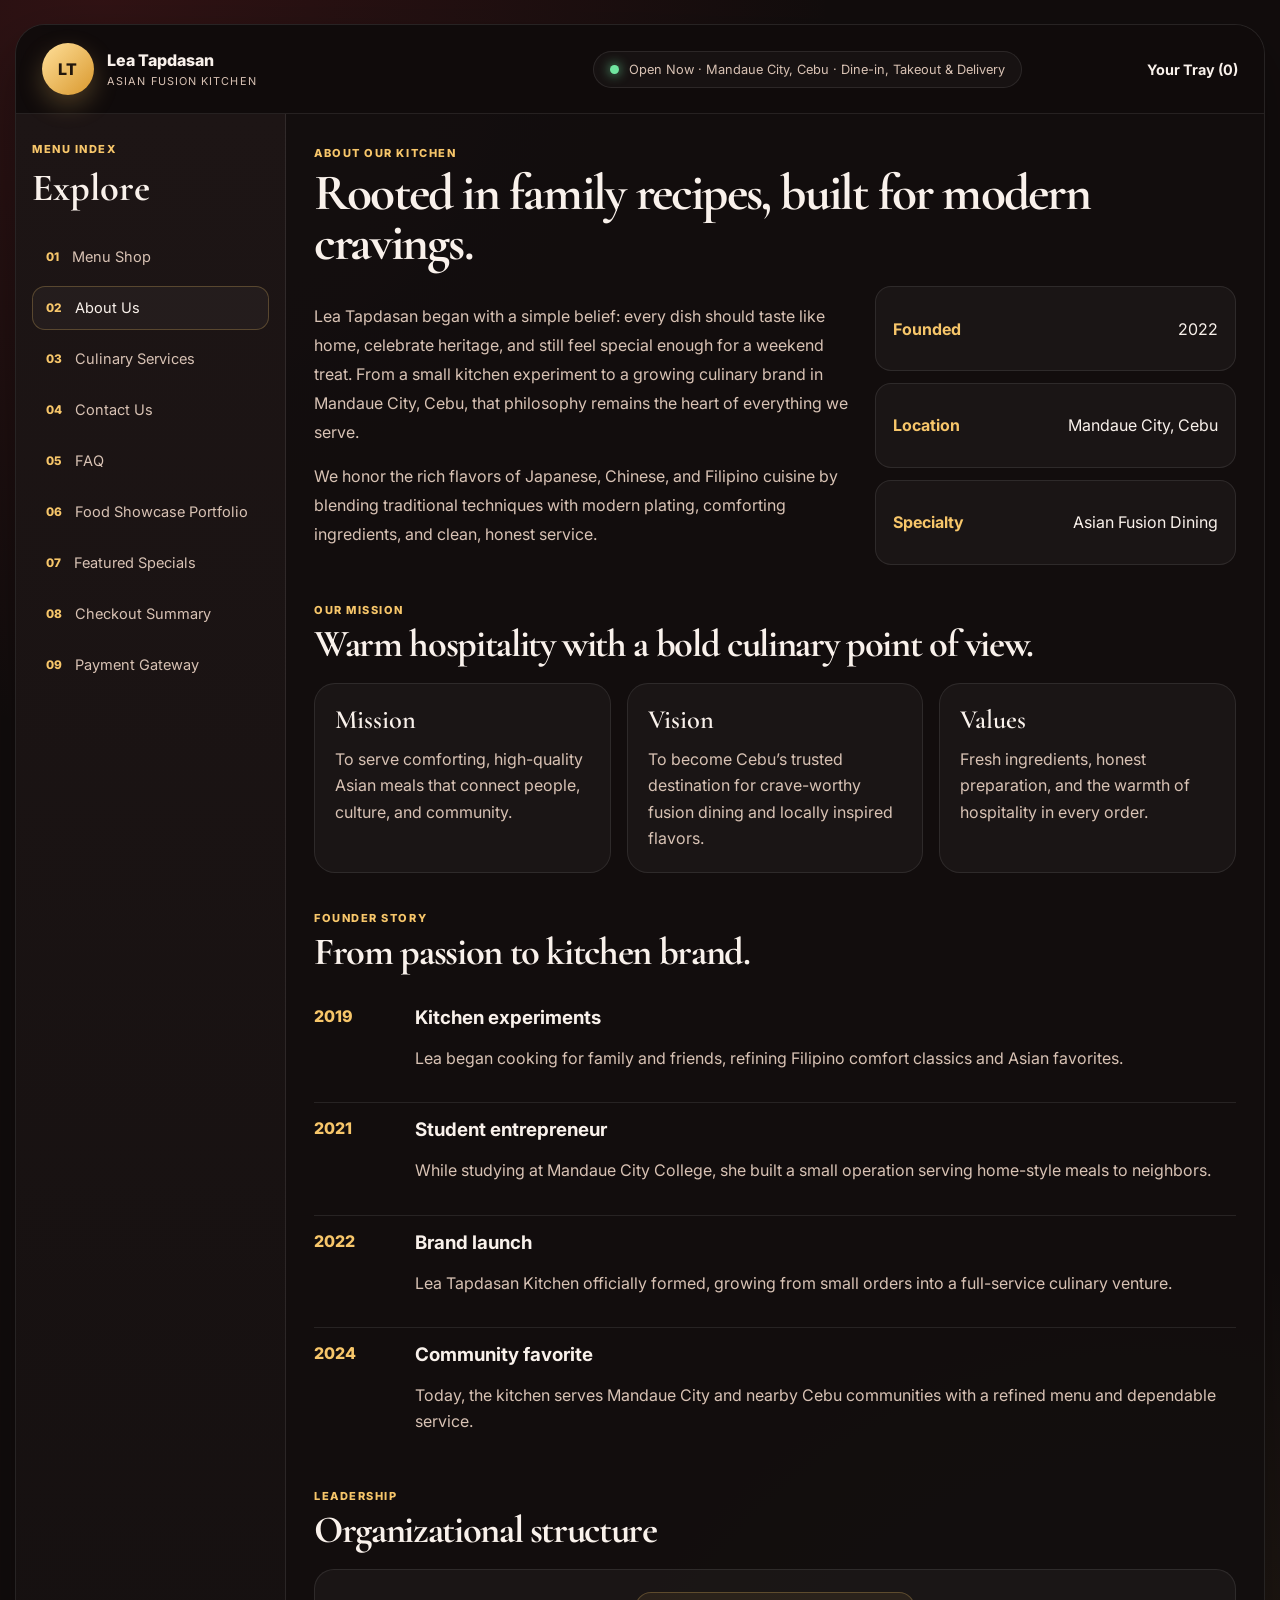
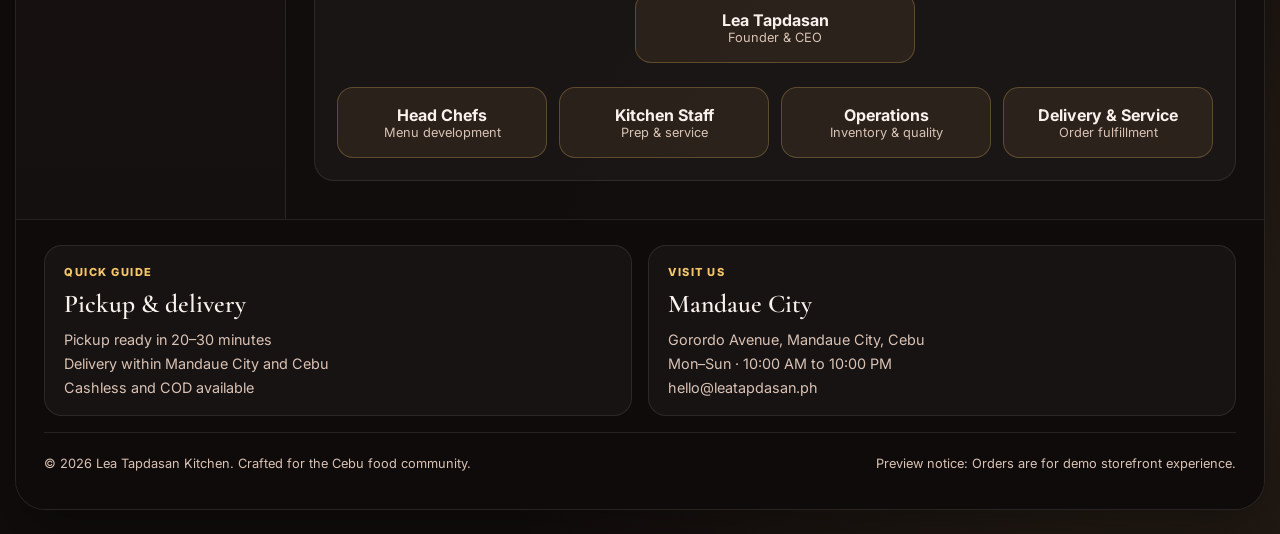
<file: about.html>
<!DOCTYPE html>
<html lang="en">
  <head>
    <meta charset="UTF-8" />
    <meta name="viewport" content="width=device-width, initial-scale=1.0" />
    <title>About Lea Tapdasan | Asian Fusion Kitchen</title>
    <meta
      name="description"
      content="Learn about Lea Tapdasan, the founder, mission, and story behind the Asian fusion kitchen in Mandaue City, Cebu."
    />
    <link rel="preconnect" href="https://fonts.googleapis.com" />
    <link rel="preconnect" href="https://fonts.gstatic.com" crossorigin />
    <link
      href="https://fonts.googleapis.com/css2?family=Cormorant+Garamond:wght@500;600;700&family=Inter:wght@400;500;600;700;800&display=swap"
      rel="stylesheet"
    />
    <link rel="stylesheet" href="styles.css" />
  </head>
  <body>
    <div class="page-shell">
      <header class="topbar">
        <div class="brand-wrap">
          <button class="menu-toggle" aria-label="Open menu" aria-expanded="false">
            <span></span><span></span><span></span>
          </button>
          <div class="brand-mark">
            <span class="brand-icon">LT</span>
          </div>
          <div class="brand-copy">
            <div class="brand-name">Lea Tapdasan</div>
            <div class="brand-tag">Asian Fusion Kitchen</div>
          </div>
        </div>

        <div class="status-ticker">
          <span class="ticker-dot"></span>
          Open Now · Mandaue City, Cebu · Dine-in, Takeout &amp; Delivery
        </div>

        <a href="checkout.html" class="tray-link" aria-label="Your tray">
          Your Tray (<span data-cart-count>0</span>)
        </a>
      </header>

      <div class="main-layout">
        <aside class="side-menu" id="sideMenu">
          <div class="side-menu-header">
            <div>
              <p class="eyebrow">Menu Index</p>
              <h2>Explore</h2>
            </div>
          </div>
          <nav class="side-nav" aria-label="Main navigation">
            <a href="index.html" class="nav-item"><span>01</span> Menu Shop</a>
            <a href="about.html" class="nav-item active"><span>02</span> About Us</a>
            <a href="services.html" class="nav-item"><span>03</span> Culinary Services</a>
            <a href="contact.html" class="nav-item"><span>04</span> Contact Us</a>
            <a href="faq.html" class="nav-item"><span>05</span> FAQ</a>
            <a href="portfolio.html" class="nav-item"><span>06</span> Food Showcase Portfolio</a>
            <a href="index.html#featured" class="nav-item"><span>07</span> Featured Specials</a>
            <a href="checkout.html" class="nav-item"><span>08</span> Checkout Summary</a>
            <a href="payment.html" class="nav-item"><span>09</span> Payment Gateway</a>
          </nav>
        </aside>

        <main class="content-panel page-content">
          <section class="page-hero simple-hero">
            <p class="eyebrow accent">About our kitchen</p>
            <h1>Rooted in family recipes, built for modern cravings.</h1>
          </section>

          <section class="story-grid split-hero">
            <div class="story-copy">
              <p>
                Lea Tapdasan began with a simple belief: every dish should taste like home, celebrate heritage,
                and still feel special enough for a weekend treat. From a small kitchen experiment to a growing
                culinary brand in Mandaue City, Cebu, that philosophy remains the heart of everything we serve.
              </p>
              <p>
                We honor the rich flavors of Japanese, Chinese, and Filipino cuisine by blending traditional
                techniques with modern plating, comforting ingredients, and clean, honest service.
              </p>
            </div>
            <div class="story-panel">
              <div class="mini-stat-block">
                <strong>Founded</strong>
                <span>2022</span>
              </div>
              <div class="mini-stat-block">
                <strong>Location</strong>
                <span>Mandaue City, Cebu</span>
              </div>
              <div class="mini-stat-block">
                <strong>Specialty</strong>
                <span>Asian Fusion Dining</span>
              </div>
            </div>
          </section>

          <section class="info-section">
            <div class="section-heading">
              <div>
                <p class="eyebrow accent">Our mission</p>
                <h2>Warm hospitality with a bold culinary point of view.</h2>
              </div>
            </div>
            <div class="three-columns">
              <article class="info-card">
                <h3>Mission</h3>
                <p>To serve comforting, high-quality Asian meals that connect people, culture, and community.</p>
              </article>
              <article class="info-card">
                <h3>Vision</h3>
                <p>To become Cebu’s trusted destination for crave-worthy fusion dining and locally inspired flavors.</p>
              </article>
              <article class="info-card">
                <h3>Values</h3>
                <p>Fresh ingredients, honest preparation, and the warmth of hospitality in every order.</p>
              </article>
            </div>
          </section>

          <section class="info-section timeline-section">
            <div class="section-heading">
              <div>
                <p class="eyebrow accent">Founder story</p>
                <h2>From passion to kitchen brand.</h2>
              </div>
            </div>
            <div class="timeline">
              <div class="timeline-item">
                <span class="year">2019</span>
                <div>
                  <h3>Kitchen experiments</h3>
                  <p>Lea began cooking for family and friends, refining Filipino comfort classics and Asian favorites.</p>
                </div>
              </div>
              <div class="timeline-item">
                <span class="year">2021</span>
                <div>
                  <h3>Student entrepreneur</h3>
                  <p>While studying at Mandaue City College, she built a small operation serving home-style meals to neighbors.</p>
                </div>
              </div>
              <div class="timeline-item">
                <span class="year">2022</span>
                <div>
                  <h3>Brand launch</h3>
                  <p>Lea Tapdasan Kitchen officially formed, growing from small orders into a full-service culinary venture.</p>
                </div>
              </div>
              <div class="timeline-item">
                <span class="year">2024</span>
                <div>
                  <h3>Community favorite</h3>
                  <p>Today, the kitchen serves Mandaue City and nearby Cebu communities with a refined menu and dependable service.</p>
                </div>
              </div>
            </div>
          </section>

          <section class="info-section org-section">
            <div class="section-heading">
              <div>
                <p class="eyebrow accent">Leadership</p>
                <h2>Organizational structure</h2>
              </div>
            </div>

            <div class="org-chart">
              <div class="org-node top-node">
                <strong>Lea Tapdasan</strong>
                <span>Founder &amp; CEO</span>
              </div>
              <div class="org-branches">
                <div class="org-node">
                  <strong>Head Chefs</strong>
                  <span>Menu development</span>
                </div>
                <div class="org-node">
                  <strong>Kitchen Staff</strong>
                  <span>Prep &amp; service</span>
                </div>
                <div class="org-node">
                  <strong>Operations</strong>
                  <span>Inventory &amp; quality</span>
                </div>
                <div class="org-node">
                  <strong>Delivery &amp; Service</strong>
                  <span>Order fulfillment</span>
                </div>
              </div>
            </div>
          </section>
        </main>
      </div>

      <footer class="site-footer">
        <aside class="footer-panel">
          <div>
            <p class="eyebrow accent">Quick guide</p>
            <h3>Pickup &amp; delivery</h3>
          </div>
          <ul>
            <li>Pickup ready in 20–30 minutes</li>
            <li>Delivery within Mandaue City and Cebu</li>
            <li>Cashless and COD available</li>
          </ul>
        </aside>

        <aside class="footer-panel">
          <div>
            <p class="eyebrow accent">Visit us</p>
            <h3>Mandaue City</h3>
          </div>
          <ul>
            <li>Gorordo Avenue, Mandaue City, Cebu</li>
            <li>Mon–Sun · 10:00 AM to 10:00 PM</li>
            <li>hello@leatapdasan.ph</li>
          </ul>
        </aside>

        <div class="footer-bottom">
          <p>© 2026 Lea Tapdasan Kitchen. Crafted for the Cebu food community.</p>
          <p>Preview notice: Orders are for demo storefront experience.</p>
        </div>
      </footer>
    </div>

    <script src="script.js"></script>
  </body>
</html>
</file>
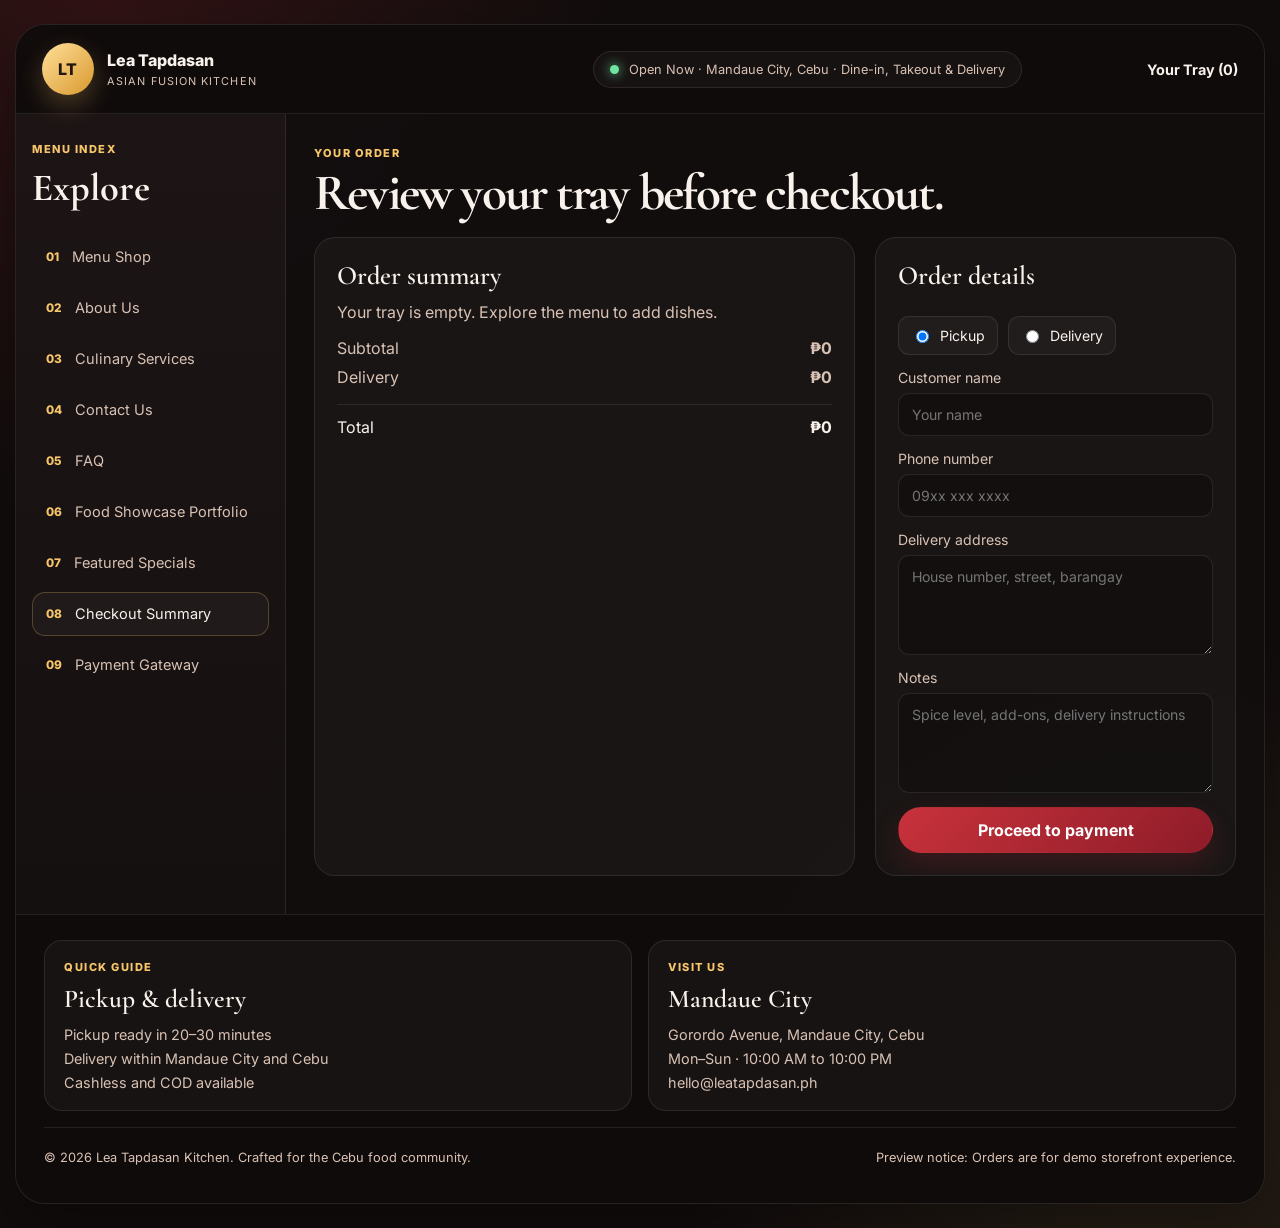
<file: checkout.html>
<!DOCTYPE html>
<html lang="en">
  <head>
    <meta charset="UTF-8" />
    <meta name="viewport" content="width=device-width, initial-scale=1.0" />
    <title>Checkout Summary | Lea Tapdasan</title>
    <meta
      name="description"
      content="Review your tray, choose pickup or delivery, and complete your order for Lea Tapdasan Kitchen."
    />
    <link rel="preconnect" href="https://fonts.googleapis.com" />
    <link rel="preconnect" href="https://fonts.gstatic.com" crossorigin />
    <link
      href="https://fonts.googleapis.com/css2?family=Cormorant+Garamond:wght@500;600;700&family=Inter:wght@400;500;600;700;800&display=swap"
      rel="stylesheet"
    />
    <link rel="stylesheet" href="styles.css" />
  </head>
  <body>
    <div class="page-shell">
      <header class="topbar">
        <div class="brand-wrap">
          <button class="menu-toggle" aria-label="Open menu" aria-expanded="false">
            <span></span><span></span><span></span>
          </button>
          <div class="brand-mark">
            <span class="brand-icon">LT</span>
          </div>
          <div class="brand-copy">
            <div class="brand-name">Lea Tapdasan</div>
            <div class="brand-tag">Asian Fusion Kitchen</div>
          </div>
        </div>

        <div class="status-ticker">
          <span class="ticker-dot"></span>
          Open Now · Mandaue City, Cebu · Dine-in, Takeout &amp; Delivery
        </div>

        <a href="checkout.html" class="tray-link" aria-label="Your tray">
          Your Tray (<span data-cart-count>0</span>)
        </a>
      </header>

      <div class="main-layout">
        <aside class="side-menu" id="sideMenu">
          <div class="side-menu-header">
            <div>
              <p class="eyebrow">Menu Index</p>
              <h2>Explore</h2>
            </div>
          </div>
          <nav class="side-nav" aria-label="Main navigation">
            <a href="index.html" class="nav-item"><span>01</span> Menu Shop</a>
            <a href="about.html" class="nav-item"><span>02</span> About Us</a>
            <a href="services.html" class="nav-item"><span>03</span> Culinary Services</a>
            <a href="contact.html" class="nav-item"><span>04</span> Contact Us</a>
            <a href="faq.html" class="nav-item"><span>05</span> FAQ</a>
            <a href="portfolio.html" class="nav-item"><span>06</span> Food Showcase Portfolio</a>
            <a href="index.html#featured" class="nav-item"><span>07</span> Featured Specials</a>
            <a href="checkout.html" class="nav-item active"><span>08</span> Checkout Summary</a>
            <a href="payment.html" class="nav-item"><span>09</span> Payment Gateway</a>
          </nav>
        </aside>

        <main class="content-panel page-content checkout-page">
          <section class="page-hero simple-hero">
            <p class="eyebrow accent">Your order</p>
            <h1>Review your tray before checkout.</h1>
          </section>

          <section class="checkout-layout">
            <div class="checkout-summary card-panel">
              <h3>Order summary</h3>
              <div id="checkoutItems" class="checkout-items"></div>
              <div class="totals">
                <div><span>Subtotal</span> <strong id="subtotalAmount">₱0</strong></div>
                <div><span>Delivery</span> <strong id="deliveryAmount">₱0</strong></div>
                <div class="grand-total"><span>Total</span> <strong id="grandTotal">₱0</strong></div>
              </div>
            </div>

            <form class="checkout-form card-panel">
              <h3>Order details</h3>
              <div class="option-group">
                <label><input type="radio" name="orderType" value="Pickup" checked /> Pickup</label>
                <label><input type="radio" name="orderType" value="Delivery" /> Delivery</label>
              </div>

              <label>
                Customer name
                <input type="text" placeholder="Your name" />
              </label>
              <label>
                Phone number
                <input type="tel" placeholder="09xx xxx xxxx" />
              </label>
              <label>
                Delivery address
                <textarea rows="3" placeholder="House number, street, barangay"></textarea>
              </label>
              <label>
                Notes
                <textarea rows="3" placeholder="Spice level, add-ons, delivery instructions"></textarea>
              </label>
              <a href="payment.html" class="primary-btn checkout-submit">Proceed to payment</a>
            </form>
          </section>
        </main>
      </div>

      <footer class="site-footer">
        <aside class="footer-panel">
          <div>
            <p class="eyebrow accent">Quick guide</p>
            <h3>Pickup &amp; delivery</h3>
          </div>
          <ul>
            <li>Pickup ready in 20–30 minutes</li>
            <li>Delivery within Mandaue City and Cebu</li>
            <li>Cashless and COD available</li>
          </ul>
        </aside>

        <aside class="footer-panel">
          <div>
            <p class="eyebrow accent">Visit us</p>
            <h3>Mandaue City</h3>
          </div>
          <ul>
            <li>Gorordo Avenue, Mandaue City, Cebu</li>
            <li>Mon–Sun · 10:00 AM to 10:00 PM</li>
            <li>hello@leatapdasan.ph</li>
          </ul>
        </aside>

        <div class="footer-bottom">
          <p>© 2026 Lea Tapdasan Kitchen. Crafted for the Cebu food community.</p>
          <p>Preview notice: Orders are for demo storefront experience.</p>
        </div>
      </footer>
    </div>

    <script src="script.js"></script>
  </body>
</html>
</file>
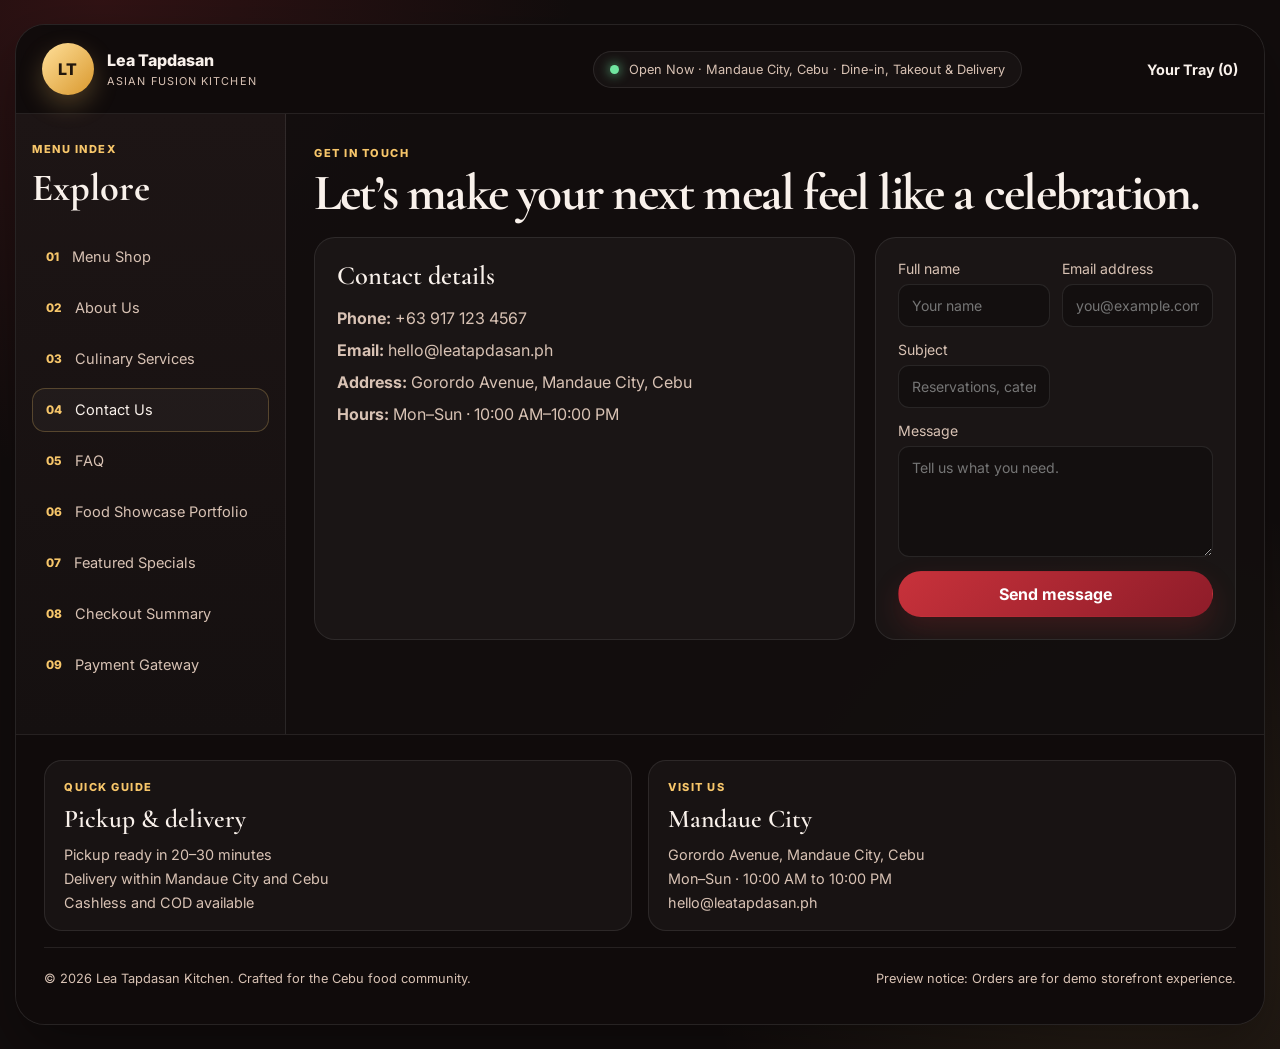
<file: contact.html>
<!DOCTYPE html>
<html lang="en">
  <head>
    <meta charset="UTF-8" />
    <meta name="viewport" content="width=device-width, initial-scale=1.0" />
    <title>Contact Us | Lea Tapdasan</title>
    <meta
      name="description"
      content="Contact Lea Tapdasan Kitchen in Mandaue City, Cebu for reservations, catering enquiries, and food orders."
    />
    <link rel="preconnect" href="https://fonts.googleapis.com" />
    <link rel="preconnect" href="https://fonts.gstatic.com" crossorigin />
    <link
      href="https://fonts.googleapis.com/css2?family=Cormorant+Garamond:wght@500;600;700&family=Inter:wght@400;500;600;700;800&display=swap"
      rel="stylesheet"
    />
    <link rel="stylesheet" href="styles.css" />
  </head>
  <body>
    <div class="page-shell">
      <header class="topbar">
        <div class="brand-wrap">
          <button class="menu-toggle" aria-label="Open menu" aria-expanded="false">
            <span></span><span></span><span></span>
          </button>
          <div class="brand-mark">
            <span class="brand-icon">LT</span>
          </div>
          <div class="brand-copy">
            <div class="brand-name">Lea Tapdasan</div>
            <div class="brand-tag">Asian Fusion Kitchen</div>
          </div>
        </div>

        <div class="status-ticker">
          <span class="ticker-dot"></span>
          Open Now · Mandaue City, Cebu · Dine-in, Takeout &amp; Delivery
        </div>

        <a href="checkout.html" class="tray-link" aria-label="Your tray">
          Your Tray (<span data-cart-count>0</span>)
        </a>
      </header>

      <div class="main-layout">
        <aside class="side-menu" id="sideMenu">
          <div class="side-menu-header">
            <div>
              <p class="eyebrow">Menu Index</p>
              <h2>Explore</h2>
            </div>
          </div>
          <nav class="side-nav" aria-label="Main navigation">
            <a href="index.html" class="nav-item"><span>01</span> Menu Shop</a>
            <a href="about.html" class="nav-item"><span>02</span> About Us</a>
            <a href="services.html" class="nav-item"><span>03</span> Culinary Services</a>
            <a href="contact.html" class="nav-item active"><span>04</span> Contact Us</a>
            <a href="faq.html" class="nav-item"><span>05</span> FAQ</a>
            <a href="portfolio.html" class="nav-item"><span>06</span> Food Showcase Portfolio</a>
            <a href="index.html#featured" class="nav-item"><span>07</span> Featured Specials</a>
            <a href="checkout.html" class="nav-item"><span>08</span> Checkout Summary</a>
            <a href="payment.html" class="nav-item"><span>09</span> Payment Gateway</a>
          </nav>
        </aside>

        <main class="content-panel page-content">
          <section class="page-hero simple-hero">
            <p class="eyebrow accent">Get in touch</p>
            <h1>Let’s make your next meal feel like a celebration.</h1>
          </section>

          <section class="contact-layout">
            <div class="contact-card">
              <h3>Contact details</h3>
              <ul class="contact-list">
                <li><strong>Phone:</strong> +63 917 123 4567</li>
                <li><strong>Email:</strong> hello@leatapdasan.ph</li>
                <li><strong>Address:</strong> Gorordo Avenue, Mandaue City, Cebu</li>
                <li><strong>Hours:</strong> Mon–Sun · 10:00 AM–10:00 PM</li>
              </ul>
            </div>

            <form class="contact-form">
              <div class="form-row">
                <label>
                  Full name
                  <input type="text" placeholder="Your name" />
                </label>
                <label>
                  Email address
                  <input type="email" placeholder="you@example.com" />
                </label>
              </div>
              <div class="form-row">
                <label>
                  Subject
                  <input type="text" placeholder="Reservations, catering, delivery..." />
                </label>
              </div>
              <label>
                Message
                <textarea rows="5" placeholder="Tell us what you need."></textarea>
              </label>
              <button type="submit" class="primary-btn">Send message</button>
            </form>
          </section>
        </main>
      </div>

      <footer class="site-footer">
        <aside class="footer-panel">
          <div>
            <p class="eyebrow accent">Quick guide</p>
            <h3>Pickup &amp; delivery</h3>
          </div>
          <ul>
            <li>Pickup ready in 20–30 minutes</li>
            <li>Delivery within Mandaue City and Cebu</li>
            <li>Cashless and COD available</li>
          </ul>
        </aside>

        <aside class="footer-panel">
          <div>
            <p class="eyebrow accent">Visit us</p>
            <h3>Mandaue City</h3>
          </div>
          <ul>
            <li>Gorordo Avenue, Mandaue City, Cebu</li>
            <li>Mon–Sun · 10:00 AM to 10:00 PM</li>
            <li>hello@leatapdasan.ph</li>
          </ul>
        </aside>

        <div class="footer-bottom">
          <p>© 2026 Lea Tapdasan Kitchen. Crafted for the Cebu food community.</p>
          <p>Preview notice: Orders are for demo storefront experience.</p>
        </div>
      </footer>
    </div>

    <script src="script.js"></script>
  </body>
</html>
</file>
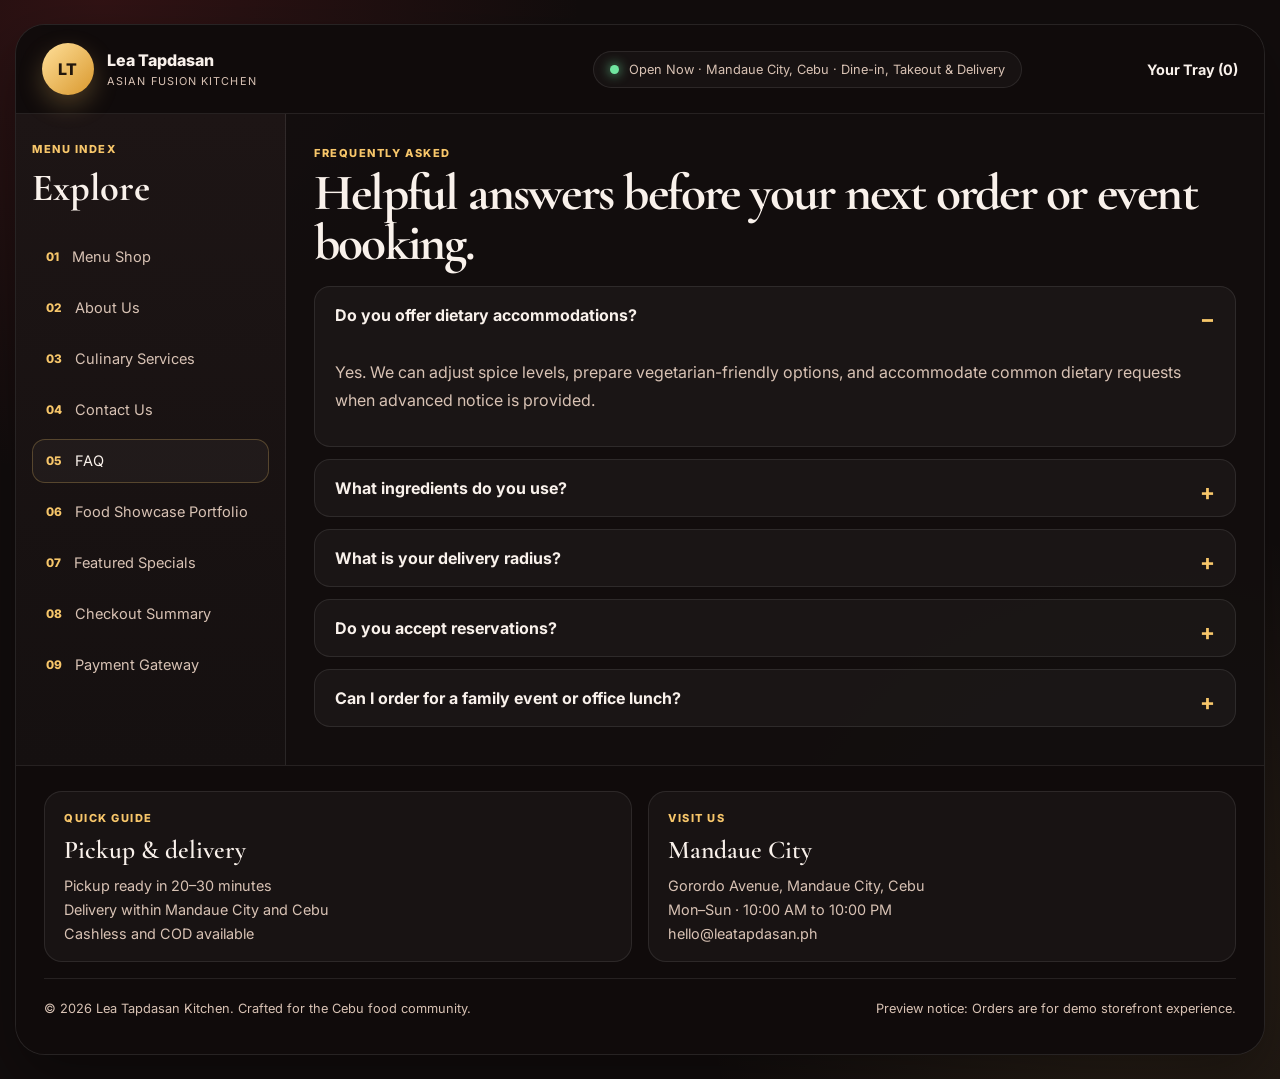
<file: faq.html>
<!DOCTYPE html>
<html lang="en">
  <head>
    <meta charset="UTF-8" />
    <meta name="viewport" content="width=device-width, initial-scale=1.0" />
    <title>FAQ | Lea Tapdasan</title>
    <meta
      name="description"
      content="Frequently asked questions about ingredients, dietary requests, delivery areas, and reservation policies at Lea Tapdasan Kitchen."
    />
    <link rel="preconnect" href="https://fonts.googleapis.com" />
    <link rel="preconnect" href="https://fonts.gstatic.com" crossorigin />
    <link
      href="https://fonts.googleapis.com/css2?family=Cormorant+Garamond:wght@500;600;700&family=Inter:wght@400;500;600;700;800&display=swap"
      rel="stylesheet"
    />
    <link rel="stylesheet" href="styles.css" />
  </head>
  <body>
    <div class="page-shell">
      <header class="topbar">
        <div class="brand-wrap">
          <button class="menu-toggle" aria-label="Open menu" aria-expanded="false">
            <span></span><span></span><span></span>
          </button>
          <div class="brand-mark">
            <span class="brand-icon">LT</span>
          </div>
          <div class="brand-copy">
            <div class="brand-name">Lea Tapdasan</div>
            <div class="brand-tag">Asian Fusion Kitchen</div>
          </div>
        </div>

        <div class="status-ticker">
          <span class="ticker-dot"></span>
          Open Now · Mandaue City, Cebu · Dine-in, Takeout &amp; Delivery
        </div>

        <a href="checkout.html" class="tray-link" aria-label="Your tray">
          Your Tray (<span data-cart-count>0</span>)
        </a>
      </header>

      <div class="main-layout">
        <aside class="side-menu" id="sideMenu">
          <div class="side-menu-header">
            <div>
              <p class="eyebrow">Menu Index</p>
              <h2>Explore</h2>
            </div>
          </div>
          <nav class="side-nav" aria-label="Main navigation">
            <a href="index.html" class="nav-item"><span>01</span> Menu Shop</a>
            <a href="about.html" class="nav-item"><span>02</span> About Us</a>
            <a href="services.html" class="nav-item"><span>03</span> Culinary Services</a>
            <a href="contact.html" class="nav-item"><span>04</span> Contact Us</a>
            <a href="faq.html" class="nav-item active"><span>05</span> FAQ</a>
            <a href="portfolio.html" class="nav-item"><span>06</span> Food Showcase Portfolio</a>
            <a href="index.html#featured" class="nav-item"><span>07</span> Featured Specials</a>
            <a href="checkout.html" class="nav-item"><span>08</span> Checkout Summary</a>
            <a href="payment.html" class="nav-item"><span>09</span> Payment Gateway</a>
          </nav>
        </aside>

        <main class="content-panel page-content">
          <section class="page-hero simple-hero">
            <p class="eyebrow accent">Frequently asked</p>
            <h1>Helpful answers before your next order or event booking.</h1>
          </section>

          <section class="faq-list">
            <div class="faq-item active">
              <button type="button" class="faq-question">
                Do you offer dietary accommodations?
              </button>
              <div class="faq-answer">
                <p>Yes. We can adjust spice levels, prepare vegetarian-friendly options, and accommodate common dietary requests when advanced notice is provided.</p>
              </div>
            </div>

            <div class="faq-item">
              <button type="button" class="faq-question">
                What ingredients do you use?
              </button>
              <div class="faq-answer">
                <p>We prioritize fresh produce, quality proteins, and house-made sauces. We label dishes with allergen information where relevant and encourage guests to ask before ordering.</p>
              </div>
            </div>

            <div class="faq-item">
              <button type="button" class="faq-question">
                What is your delivery radius?
              </button>
              <div class="faq-answer">
                <p>We currently deliver primarily around Mandaue City and nearby Cebu areas. Delivery availability depends on time, traffic, and order volume.</p>
              </div>
            </div>

            <div class="faq-item">
              <button type="button" class="faq-question">
                Do you accept reservations?
              </button>
              <div class="faq-answer">
                <p>Reservations are welcome for dine-in and private dining experiences. Please contact us at least 24 hours ahead for group bookings and event tables.</p>
              </div>
            </div>

            <div class="faq-item">
              <button type="button" class="faq-question">
                Can I order for a family event or office lunch?
              </button>
              <div class="faq-answer">
                <p>Absolutely. We offer catering and party tray packages for meetings, birthdays, and intimate gatherings. Our team can help build a curated menu.</p>
              </div>
            </div>
          </section>
        </main>
      </div>

      <footer class="site-footer">
        <aside class="footer-panel">
          <div>
            <p class="eyebrow accent">Quick guide</p>
            <h3>Pickup &amp; delivery</h3>
          </div>
          <ul>
            <li>Pickup ready in 20–30 minutes</li>
            <li>Delivery within Mandaue City and Cebu</li>
            <li>Cashless and COD available</li>
          </ul>
        </aside>

        <aside class="footer-panel">
          <div>
            <p class="eyebrow accent">Visit us</p>
            <h3>Mandaue City</h3>
          </div>
          <ul>
            <li>Gorordo Avenue, Mandaue City, Cebu</li>
            <li>Mon–Sun · 10:00 AM to 10:00 PM</li>
            <li>hello@leatapdasan.ph</li>
          </ul>
        </aside>

        <div class="footer-bottom">
          <p>© 2026 Lea Tapdasan Kitchen. Crafted for the Cebu food community.</p>
          <p>Preview notice: Orders are for demo storefront experience.</p>
        </div>
      </footer>
    </div>

    <script src="script.js"></script>
  </body>
</html>
</file>
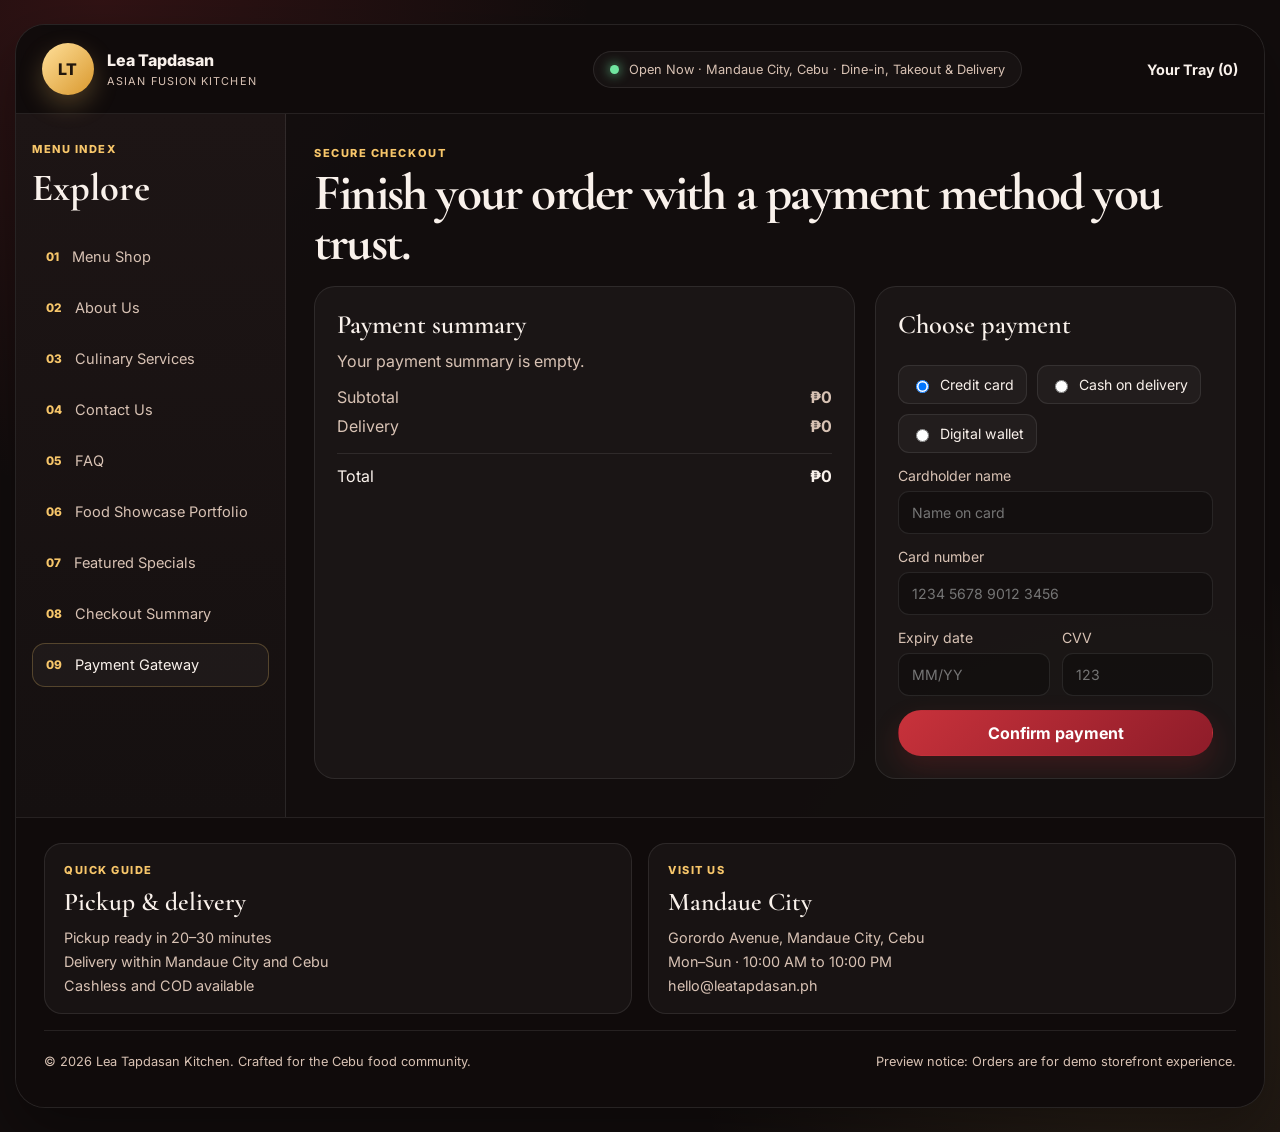
<file: payment.html>
<!DOCTYPE html>
<html lang="en">
  <head>
    <meta charset="UTF-8" />
    <meta name="viewport" content="width=device-width, initial-scale=1.0" />
    <title>Secure Payment | Lea Tapdasan</title>
    <meta
      name="description"
      content="Complete your order with secure payment options including card, cash on delivery, and digital wallets."
    />
    <link rel="preconnect" href="https://fonts.googleapis.com" />
    <link rel="preconnect" href="https://fonts.gstatic.com" crossorigin />
    <link
      href="https://fonts.googleapis.com/css2?family=Cormorant+Garamond:wght@500;600;700&family=Inter:wght@400;500;600;700;800&display=swap"
      rel="stylesheet"
    />
    <link rel="stylesheet" href="styles.css" />
  </head>
  <body>
    <div class="page-shell">
      <header class="topbar">
        <div class="brand-wrap">
          <button class="menu-toggle" aria-label="Open menu" aria-expanded="false">
            <span></span><span></span><span></span>
          </button>
          <div class="brand-mark">
            <span class="brand-icon">LT</span>
          </div>
          <div class="brand-copy">
            <div class="brand-name">Lea Tapdasan</div>
            <div class="brand-tag">Asian Fusion Kitchen</div>
          </div>
        </div>

        <div class="status-ticker">
          <span class="ticker-dot"></span>
          Open Now · Mandaue City, Cebu · Dine-in, Takeout &amp; Delivery
        </div>

        <a href="checkout.html" class="tray-link" aria-label="Your tray">
          Your Tray (<span data-cart-count>0</span>)
        </a>
      </header>

      <div class="main-layout">
        <aside class="side-menu" id="sideMenu">
          <div class="side-menu-header">
            <div>
              <p class="eyebrow">Menu Index</p>
              <h2>Explore</h2>
            </div>
          </div>
          <nav class="side-nav" aria-label="Main navigation">
            <a href="index.html" class="nav-item"><span>01</span> Menu Shop</a>
            <a href="about.html" class="nav-item"><span>02</span> About Us</a>
            <a href="services.html" class="nav-item"><span>03</span> Culinary Services</a>
            <a href="contact.html" class="nav-item"><span>04</span> Contact Us</a>
            <a href="faq.html" class="nav-item"><span>05</span> FAQ</a>
            <a href="portfolio.html" class="nav-item"><span>06</span> Food Showcase Portfolio</a>
            <a href="index.html#featured" class="nav-item"><span>07</span> Featured Specials</a>
            <a href="checkout.html" class="nav-item"><span>08</span> Checkout Summary</a>
            <a href="payment.html" class="nav-item active"><span>09</span> Payment Gateway</a>
          </nav>
        </aside>

        <main class="content-panel page-content payment-page">
          <section class="page-hero simple-hero">
            <p class="eyebrow accent">Secure checkout</p>
            <h1>Finish your order with a payment method you trust.</h1>
          </section>

          <section class="checkout-layout">
            <div class="checkout-summary card-panel">
              <h3>Payment summary</h3>
              <div id="paymentItems" class="checkout-items"></div>
              <div class="totals">
                <div><span>Subtotal</span> <strong id="paymentSubtotal">₱0</strong></div>
                <div><span>Delivery</span> <strong id="paymentDelivery">₱0</strong></div>
                <div class="grand-total"><span>Total</span> <strong id="paymentTotal">₱0</strong></div>
              </div>
            </div>

            <form class="checkout-form card-panel payment-form">
              <h3>Choose payment</h3>
              <div class="payment-options">
                <label class="payment-method"><input type="radio" name="paymentType" value="Credit card" checked /> Credit card</label>
                <label class="payment-method"><input type="radio" name="paymentType" value="Cash on delivery" /> Cash on delivery</label>
                <label class="payment-method"><input type="radio" name="paymentType" value="Digital wallet" /> Digital wallet</label>
              </div>

              <label>
                Cardholder name
                <input type="text" placeholder="Name on card" />
              </label>
              <label>
                Card number
                <input type="text" placeholder="1234 5678 9012 3456" />
              </label>
              <div class="form-row">
                <label>
                  Expiry date
                  <input type="text" placeholder="MM/YY" />
                </label>
                <label>
                  CVV
                  <input type="text" placeholder="123" />
                </label>
              </div>
              <button type="submit" class="primary-btn checkout-submit">Confirm payment</button>
            </form>
          </section>
        </main>
      </div>

      <footer class="site-footer">
        <aside class="footer-panel">
          <div>
            <p class="eyebrow accent">Quick guide</p>
            <h3>Pickup &amp; delivery</h3>
          </div>
          <ul>
            <li>Pickup ready in 20–30 minutes</li>
            <li>Delivery within Mandaue City and Cebu</li>
            <li>Cashless and COD available</li>
          </ul>
        </aside>

        <aside class="footer-panel">
          <div>
            <p class="eyebrow accent">Visit us</p>
            <h3>Mandaue City</h3>
          </div>
          <ul>
            <li>Gorordo Avenue, Mandaue City, Cebu</li>
            <li>Mon–Sun · 10:00 AM to 10:00 PM</li>
            <li>hello@leatapdasan.ph</li>
          </ul>
        </aside>

        <div class="footer-bottom">
          <p>© 2026 Lea Tapdasan Kitchen. Crafted for the Cebu food community.</p>
          <p>Preview notice: Orders are for demo storefront experience.</p>
        </div>
      </footer>
    </div>

    <script src="script.js"></script>
  </body>
</html>
</file>
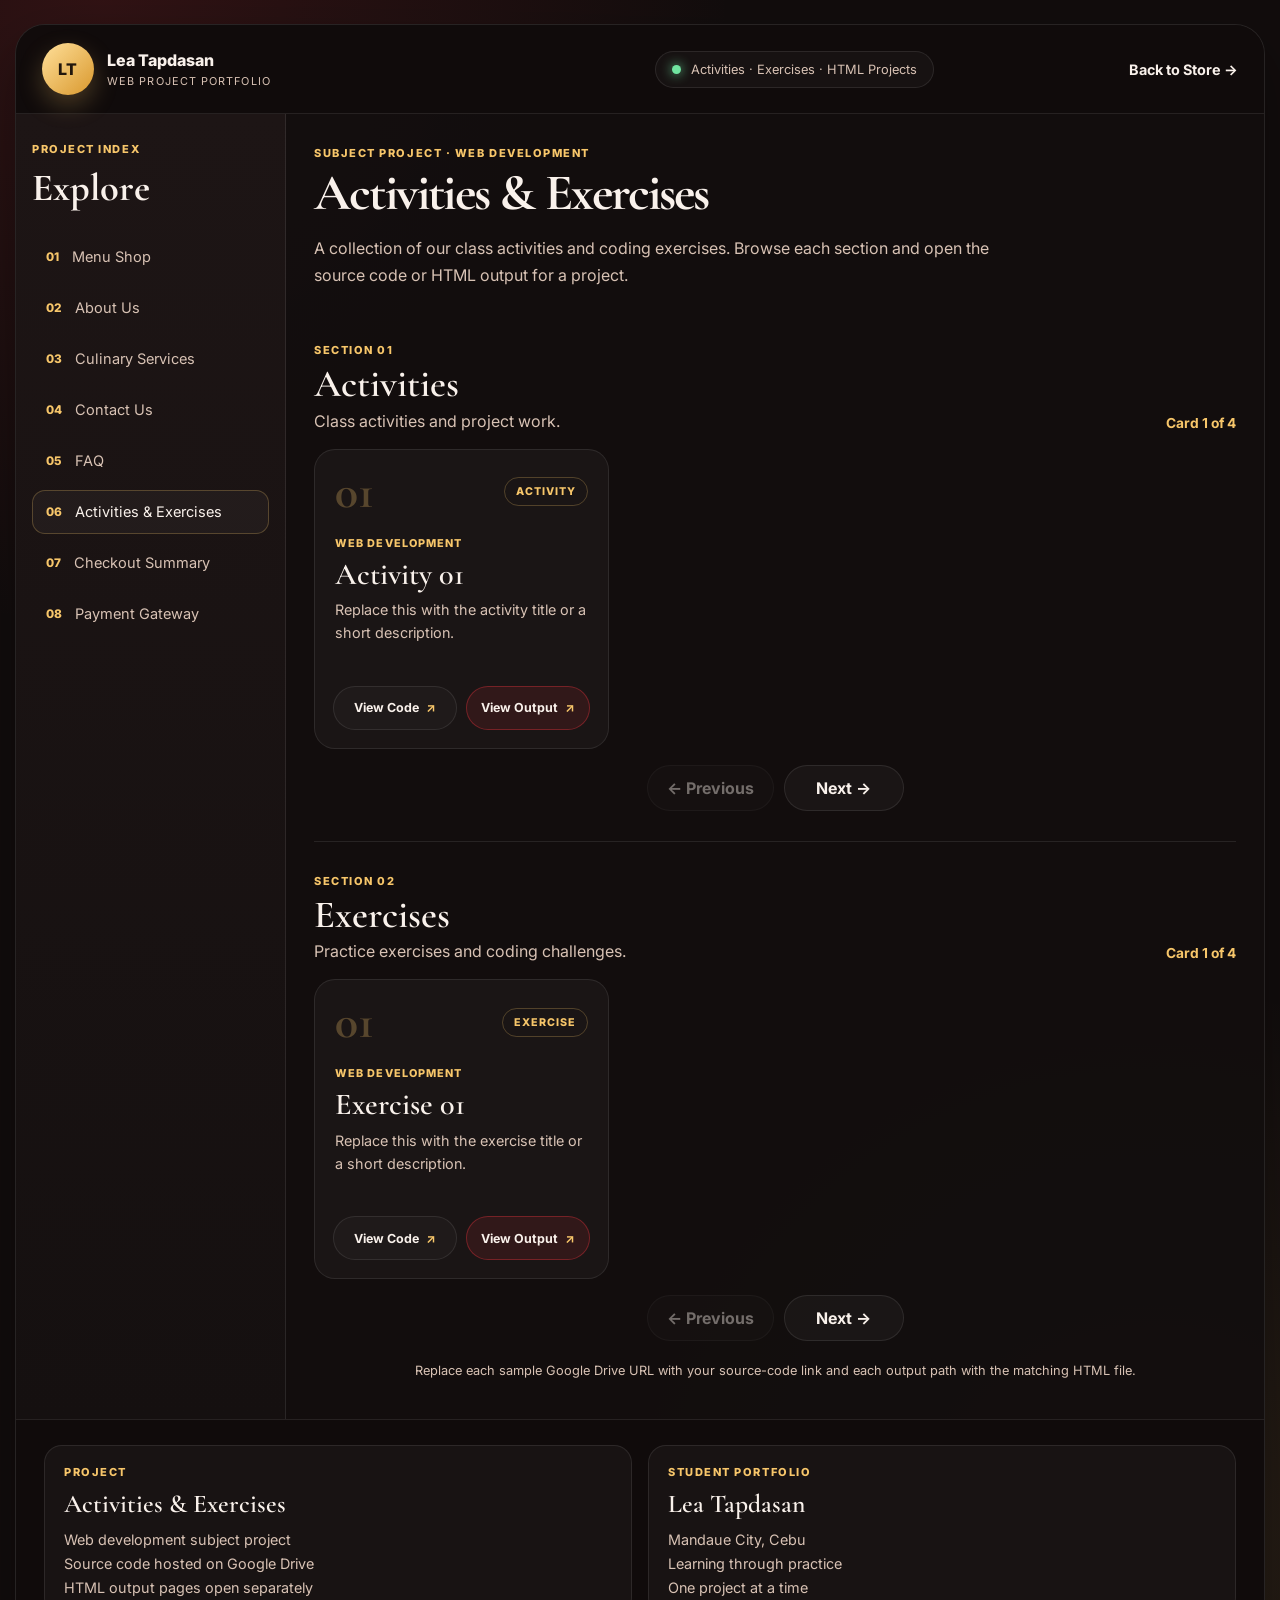
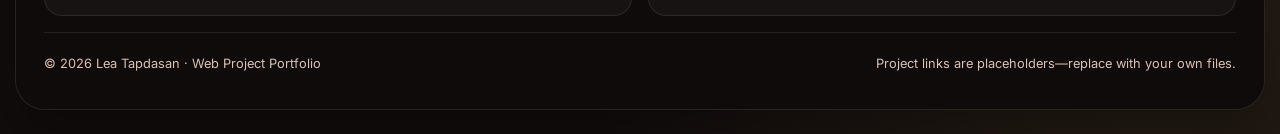
<file: portfolio.html>
<!DOCTYPE html>
<html lang="en">
  <head>
    <meta charset="UTF-8" />
    <meta name="viewport" content="width=device-width, initial-scale=1.0" />
    <title>Activities &amp; Exercises | Web Project Portfolio</title>
    <meta name="description" content="A portfolio of web development activities and exercises completed for our subject project." />
    <link rel="preconnect" href="https://fonts.googleapis.com" />
    <link rel="preconnect" href="https://fonts.gstatic.com" crossorigin />
    <link href="https://fonts.googleapis.com/css2?family=Cormorant+Garamond:wght@500;600;700&family=Inter:wght@400;500;600;700;800&display=swap" rel="stylesheet" />
    <link rel="stylesheet" href="styles.css" />
  </head>
  <body>
    <div class="page-shell">
      <header class="topbar">
        <div class="brand-wrap">
          <button class="menu-toggle" aria-label="Open menu" aria-expanded="false"><span></span><span></span><span></span></button>
          <div class="brand-mark"><span class="brand-icon">LT</span></div>
          <div class="brand-copy"><div class="brand-name">Lea Tapdasan</div><div class="brand-tag">Web Project Portfolio</div></div>
        </div>
        <div class="status-ticker"><span class="ticker-dot"></span>Activities · Exercises · HTML Projects</div>
        <a href="index.html" class="tray-link">Back to Store →</a>
      </header>

      <div class="main-layout">
        <aside class="side-menu" id="sideMenu">
          <div class="side-menu-header"><div><p class="eyebrow">Project Index</p><h2>Explore</h2></div></div>
          <nav class="side-nav" aria-label="Main navigation">
            <a href="index.html" class="nav-item"><span>01</span> Menu Shop</a>
            <a href="about.html" class="nav-item"><span>02</span> About Us</a>
            <a href="services.html" class="nav-item"><span>03</span> Culinary Services</a>
            <a href="contact.html" class="nav-item"><span>04</span> Contact Us</a>
            <a href="faq.html" class="nav-item"><span>05</span> FAQ</a>
            <a href="portfolio.html" class="nav-item active"><span>06</span> Activities &amp; Exercises</a>
            <a href="checkout.html" class="nav-item"><span>07</span> Checkout Summary</a>
            <a href="payment.html" class="nav-item"><span>08</span> Payment Gateway</a>
          </nav>
        </aside>

        <main class="content-panel page-content">
          <section class="page-hero simple-hero">
            <p class="eyebrow accent">Subject project · Web development</p>
            <h1>Activities &amp; Exercises</h1>
            <p class="portfolio-intro">A collection of our class activities and coding exercises. Browse each section and open the source code or HTML output for a project.</p>
          </section>

          <section class="portfolio-section" data-portfolio-section aria-labelledby="activitiesTitle">
            <div class="portfolio-section-heading">
              <div><p class="eyebrow accent">Section 01</p><h2 id="activitiesTitle">Activities</h2><p>Class activities and project work.</p></div>
              <span class="portfolio-count" data-page-count aria-live="polite">Page 1 of 2</span>
            </div>
            <div class="portfolio-grid project-grid" data-project-grid>
              <article class="portfolio-card project-card">
                <div class="project-card-top"><span class="project-number">01</span><span class="project-type">Activity</span></div>
                <div class="portfolio-copy"><span>Web development</span><h3>Activity 01</h3><p>Replace this with the activity title or a short description.</p></div>
                <div class="project-actions"><a class="project-link" href="https://drive.google.com/" target="_blank" rel="noopener noreferrer">View Code <span>↗</span></a><a class="project-link project-link-output" href="outputs/activity-01.html" target="_blank" rel="noopener noreferrer">View Output <span>↗</span></a></div>
              </article>
              <article class="portfolio-card project-card">
                <div class="project-card-top"><span class="project-number">02</span><span class="project-type">Activity</span></div>
                <div class="portfolio-copy"><span>Web development</span><h3>Activity 02</h3><p>Replace this with the activity title or a short description.</p></div>
                <div class="project-actions"><a class="project-link" href="https://drive.google.com/" target="_blank" rel="noopener noreferrer">View Code <span>↗</span></a><a class="project-link project-link-output" href="outputs/activity-02.html" target="_blank" rel="noopener noreferrer">View Output <span>↗</span></a></div>
              </article>
              <article class="portfolio-card project-card">
                <div class="project-card-top"><span class="project-number">03</span><span class="project-type">Activity</span></div>
                <div class="portfolio-copy"><span>Web development</span><h3>Activity 03</h3><p>Replace this with the activity title or a short description.</p></div>
                <div class="project-actions"><a class="project-link" href="https://drive.google.com/" target="_blank" rel="noopener noreferrer">View Code <span>↗</span></a><a class="project-link project-link-output" href="outputs/activity-03.html" target="_blank" rel="noopener noreferrer">View Output <span>↗</span></a></div>
              </article>
              <article class="portfolio-card project-card">
                <div class="project-card-top"><span class="project-number">04</span><span class="project-type">Activity</span></div>
                <div class="portfolio-copy"><span>Web development</span><h3>Activity 04</h3><p>Replace this with the activity title or a short description.</p></div>
                <div class="project-actions"><a class="project-link" href="https://drive.google.com/" target="_blank" rel="noopener noreferrer">View Code <span>↗</span></a><a class="project-link project-link-output" href="outputs/activity-04.html" target="_blank" rel="noopener noreferrer">View Output <span>↗</span></a></div>
              </article>
            </div>
            <div class="pagination-controls" aria-label="Activities pages"><button class="pagination-btn" type="button" data-page-dir="prev">← Previous</button><button class="pagination-btn" type="button" data-page-dir="next">Next →</button></div>
          </section>

          <section class="portfolio-section" data-portfolio-section aria-labelledby="exercisesTitle">
            <div class="portfolio-section-heading">
              <div><p class="eyebrow accent">Section 02</p><h2 id="exercisesTitle">Exercises</h2><p>Practice exercises and coding challenges.</p></div>
              <span class="portfolio-count" data-page-count aria-live="polite">Page 1 of 2</span>
            </div>
            <div class="portfolio-grid project-grid" data-project-grid>
              <article class="portfolio-card project-card">
                <div class="project-card-top"><span class="project-number">01</span><span class="project-type">Exercise</span></div>
                <div class="portfolio-copy"><span>Web development</span><h3>Exercise 01</h3><p>Replace this with the exercise title or a short description.</p></div>
                <div class="project-actions"><a class="project-link" href="https://drive.google.com/" target="_blank" rel="noopener noreferrer">View Code <span>↗</span></a><a class="project-link project-link-output" href="outputs/exercise-01.html" target="_blank" rel="noopener noreferrer">View Output <span>↗</span></a></div>
              </article>
              <article class="portfolio-card project-card">
                <div class="project-card-top"><span class="project-number">02</span><span class="project-type">Exercise</span></div>
                <div class="portfolio-copy"><span>Web development</span><h3>Exercise 02</h3><p>Replace this with the exercise title or a short description.</p></div>
                <div class="project-actions"><a class="project-link" href="https://drive.google.com/" target="_blank" rel="noopener noreferrer">View Code <span>↗</span></a><a class="project-link project-link-output" href="outputs/exercise-02.html" target="_blank" rel="noopener noreferrer">View Output <span>↗</span></a></div>
              </article>
              <article class="portfolio-card project-card">
                <div class="project-card-top"><span class="project-number">03</span><span class="project-type">Exercise</span></div>
                <div class="portfolio-copy"><span>Web development</span><h3>Exercise 03</h3><p>Replace this with the exercise title or a short description.</p></div>
                <div class="project-actions"><a class="project-link" href="https://drive.google.com/" target="_blank" rel="noopener noreferrer">View Code <span>↗</span></a><a class="project-link project-link-output" href="outputs/exercise-03.html" target="_blank" rel="noopener noreferrer">View Output <span>↗</span></a></div>
              </article>
              <article class="portfolio-card project-card">
                <div class="project-card-top"><span class="project-number">04</span><span class="project-type">Exercise</span></div>
                <div class="portfolio-copy"><span>Web development</span><h3>Exercise 04</h3><p>Replace this with the exercise title or a short description.</p></div>
                <div class="project-actions"><a class="project-link" href="https://drive.google.com/" target="_blank" rel="noopener noreferrer">View Code <span>↗</span></a><a class="project-link project-link-output" href="outputs/exercise-04.html" target="_blank" rel="noopener noreferrer">View Output <span>↗</span></a></div>
              </article>
            </div>
            <div class="pagination-controls" aria-label="Exercise pages"><button class="pagination-btn" type="button" data-page-dir="prev">← Previous</button><button class="pagination-btn" type="button" data-page-dir="next">Next →</button></div>
          </section>
          <p class="portfolio-link-note">Replace each sample Google Drive URL with your source-code link and each output path with the matching HTML file.</p>
        </main>
      </div>

      <footer class="site-footer">
        <aside class="footer-panel"><div><p class="eyebrow accent">Project</p><h3>Activities &amp; Exercises</h3></div><ul><li>Web development subject project</li><li>Source code hosted on Google Drive</li><li>HTML output pages open separately</li></ul></aside>
        <aside class="footer-panel"><div><p class="eyebrow accent">Student portfolio</p><h3>Lea Tapdasan</h3></div><ul><li>Mandaue City, Cebu</li><li>Learning through practice</li><li>One project at a time</li></ul></aside>
        <div class="footer-bottom"><p>© 2026 Lea Tapdasan · Web Project Portfolio</p><p>Project links are placeholders—replace with your own files.</p></div>
      </footer>
    </div>
    <script src="script.js"></script>
  </body>
</html>
</file>
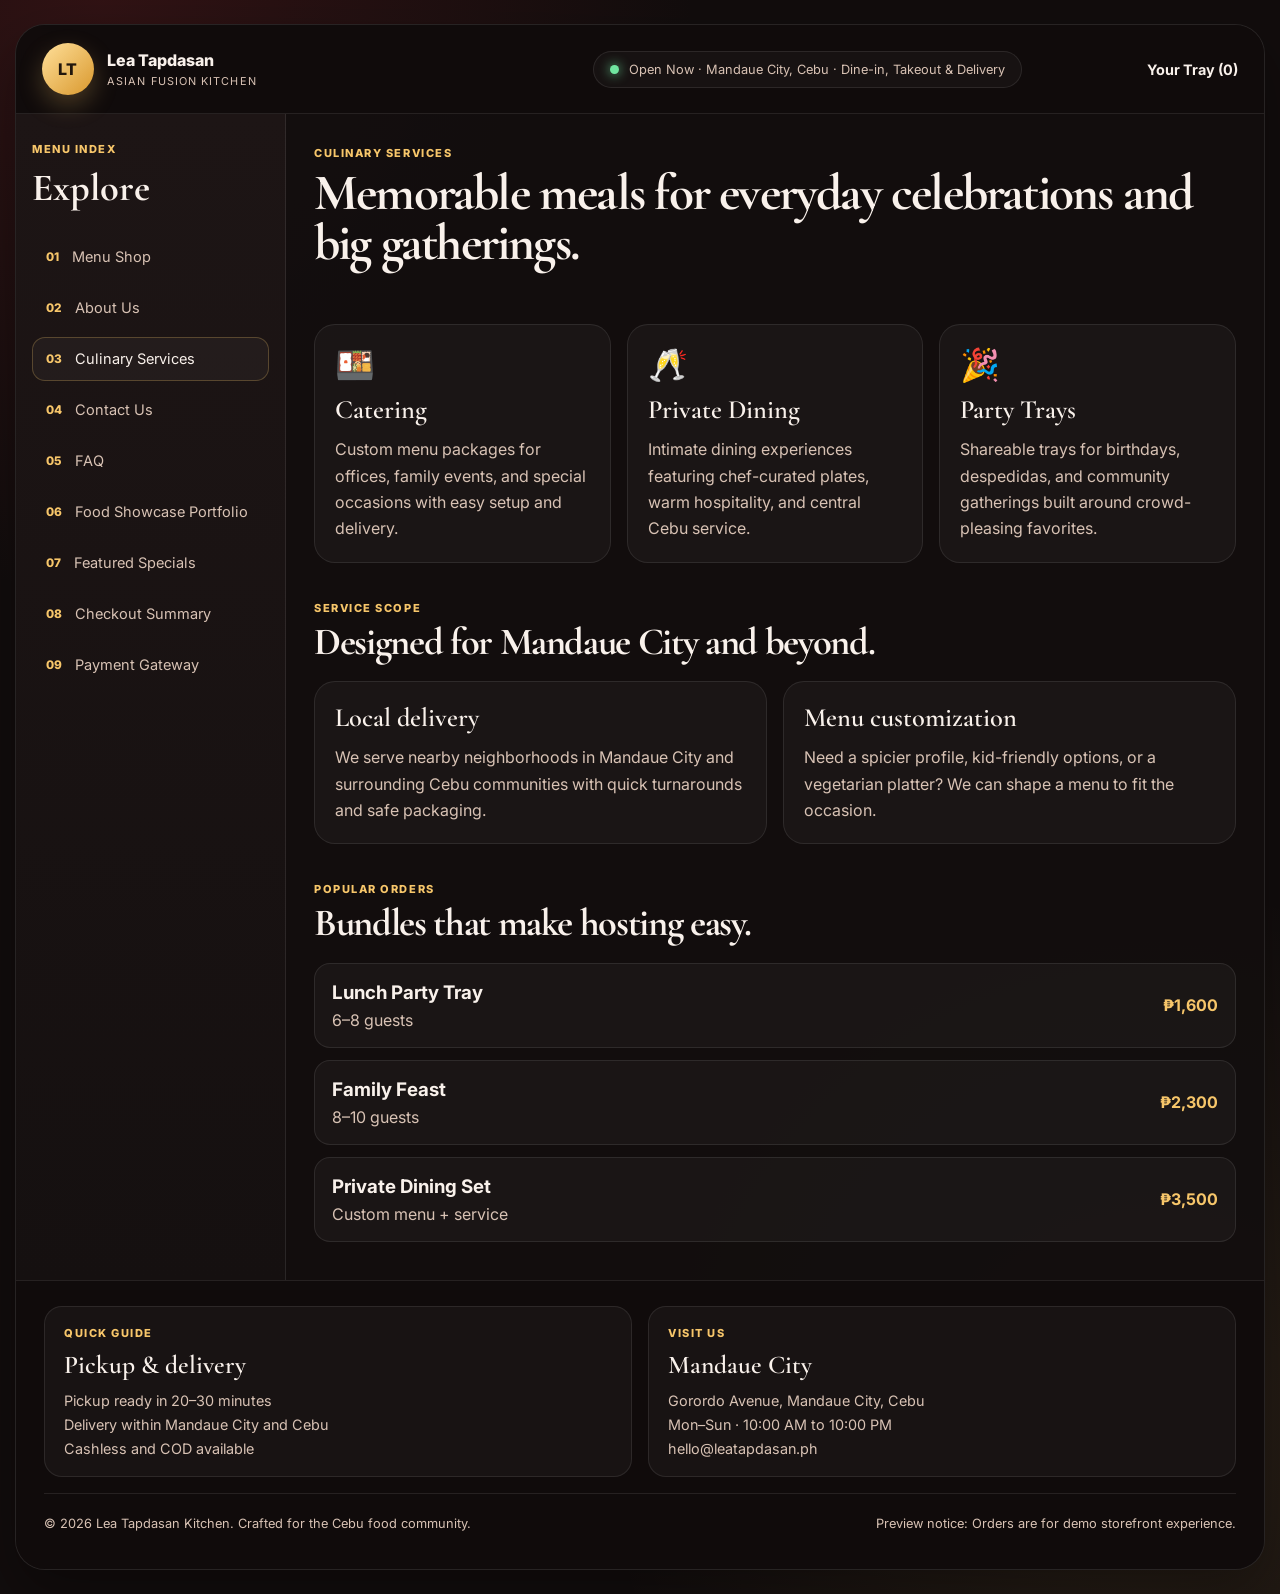
<file: services.html>
<!DOCTYPE html>
<html lang="en">
  <head>
    <meta charset="UTF-8" />
    <meta name="viewport" content="width=device-width, initial-scale=1.0" />
    <title>Culinary Services | Lea Tapdasan</title>
    <meta
      name="description"
      content="Catering, private dining, party trays, and local delivery services from Lea Tapdasan Kitchen in Mandaue City, Cebu."
    />
    <link rel="preconnect" href="https://fonts.googleapis.com" />
    <link rel="preconnect" href="https://fonts.gstatic.com" crossorigin />
    <link
      href="https://fonts.googleapis.com/css2?family=Cormorant+Garamond:wght@500;600;700&family=Inter:wght@400;500;600;700;800&display=swap"
      rel="stylesheet"
    />
    <link rel="stylesheet" href="styles.css" />
  </head>
  <body>
    <div class="page-shell">
      <header class="topbar">
        <div class="brand-wrap">
          <button class="menu-toggle" aria-label="Open menu" aria-expanded="false">
            <span></span><span></span><span></span>
          </button>
          <div class="brand-mark">
            <span class="brand-icon">LT</span>
          </div>
          <div class="brand-copy">
            <div class="brand-name">Lea Tapdasan</div>
            <div class="brand-tag">Asian Fusion Kitchen</div>
          </div>
        </div>

        <div class="status-ticker">
          <span class="ticker-dot"></span>
          Open Now · Mandaue City, Cebu · Dine-in, Takeout &amp; Delivery
        </div>

        <a href="checkout.html" class="tray-link" aria-label="Your tray">
          Your Tray (<span data-cart-count>0</span>)
        </a>
      </header>

      <div class="main-layout">
        <aside class="side-menu" id="sideMenu">
          <div class="side-menu-header">
            <div>
              <p class="eyebrow">Menu Index</p>
              <h2>Explore</h2>
            </div>
          </div>
          <nav class="side-nav" aria-label="Main navigation">
            <a href="index.html" class="nav-item"><span>01</span> Menu Shop</a>
            <a href="about.html" class="nav-item"><span>02</span> About Us</a>
            <a href="services.html" class="nav-item active"><span>03</span> Culinary Services</a>
            <a href="contact.html" class="nav-item"><span>04</span> Contact Us</a>
            <a href="faq.html" class="nav-item"><span>05</span> FAQ</a>
            <a href="portfolio.html" class="nav-item"><span>06</span> Food Showcase Portfolio</a>
            <a href="index.html#featured" class="nav-item"><span>07</span> Featured Specials</a>
            <a href="checkout.html" class="nav-item"><span>08</span> Checkout Summary</a>
            <a href="payment.html" class="nav-item"><span>09</span> Payment Gateway</a>
          </nav>
        </aside>

        <main class="content-panel page-content">
          <section class="page-hero simple-hero">
            <p class="eyebrow accent">Culinary services</p>
            <h1>Memorable meals for everyday celebrations and big gatherings.</h1>
          </section>

          <section class="info-section">
            <div class="three-columns service-grid">
              <article class="info-card service-card">
                <div class="service-icon">🍱</div>
                <h3>Catering</h3>
                <p>Custom menu packages for offices, family events, and special occasions with easy setup and delivery.</p>
              </article>
              <article class="info-card service-card">
                <div class="service-icon">🥂</div>
                <h3>Private Dining</h3>
                <p>Intimate dining experiences featuring chef-curated plates, warm hospitality, and central Cebu service.</p>
              </article>
              <article class="info-card service-card">
                <div class="service-icon">🎉</div>
                <h3>Party Trays</h3>
                <p>Shareable trays for birthdays, despedidas, and community gatherings built around crowd-pleasing favorites.</p>
              </article>
            </div>
          </section>

          <section class="info-section industry-block">
            <div class="section-heading">
              <div>
                <p class="eyebrow accent">Service scope</p>
                <h2>Designed for Mandaue City and beyond.</h2>
              </div>
            </div>
            <div class="two-column-layout">
              <div class="content-box">
                <h3>Local delivery</h3>
                <p>We serve nearby neighborhoods in Mandaue City and surrounding Cebu communities with quick turnarounds and safe packaging.</p>
              </div>
              <div class="content-box">
                <h3>Menu customization</h3>
                <p>Need a spicier profile, kid-friendly options, or a vegetarian platter? We can shape a menu to fit the occasion.</p>
              </div>
            </div>
          </section>

          <section class="info-section pricing-panel">
            <div class="section-heading">
              <div>
                <p class="eyebrow accent">Popular orders</p>
                <h2>Bundles that make hosting easy.</h2>
              </div>
            </div>
            <div class="pricing-list">
              <article class="pricing-item">
                <div>
                  <h3>Lunch Party Tray</h3>
                  <p>6–8 guests</p>
                </div>
                <strong>₱1,600</strong>
              </article>
              <article class="pricing-item">
                <div>
                  <h3>Family Feast</h3>
                  <p>8–10 guests</p>
                </div>
                <strong>₱2,300</strong>
              </article>
              <article class="pricing-item">
                <div>
                  <h3>Private Dining Set</h3>
                  <p>Custom menu + service</p>
                </div>
                <strong>₱3,500</strong>
              </article>
            </div>
          </section>
        </main>
      </div>

      <footer class="site-footer">
        <aside class="footer-panel">
          <div>
            <p class="eyebrow accent">Quick guide</p>
            <h3>Pickup &amp; delivery</h3>
          </div>
          <ul>
            <li>Pickup ready in 20–30 minutes</li>
            <li>Delivery within Mandaue City and Cebu</li>
            <li>Cashless and COD available</li>
          </ul>
        </aside>

        <aside class="footer-panel">
          <div>
            <p class="eyebrow accent">Visit us</p>
            <h3>Mandaue City</h3>
          </div>
          <ul>
            <li>Gorordo Avenue, Mandaue City, Cebu</li>
            <li>Mon–Sun · 10:00 AM to 10:00 PM</li>
            <li>hello@leatapdasan.ph</li>
          </ul>
        </aside>

        <div class="footer-bottom">
          <p>© 2026 Lea Tapdasan Kitchen. Crafted for the Cebu food community.</p>
          <p>Preview notice: Orders are for demo storefront experience.</p>
        </div>
      </footer>
    </div>

    <script src="script.js"></script>
  </body>
</html>
</file>
<file: styles.css>
* { box-sizing: border-box; }
:root {
  --bg: #120d0d; --panel: #1c1616; --card: rgba(255,255,255,.035); --border: rgba(255,255,255,.09);
  --text: #f9f1eb; --muted: #d8c2b4; --gold: #f7c66a; --crimson: #bc2c34;
  --shadow: 0 24px 60px rgba(0,0,0,.35); --radius: 22px;
}
html { scroll-behavior: smooth; }
body {
  margin: 0; color: var(--text); font-family: Inter, Arial, sans-serif;
  background: radial-gradient(circle at 8% 0%,rgba(188,44,52,.18),transparent 30%),radial-gradient(circle at 90% 90%,rgba(247,198,106,.1),transparent 30%),#120d0d;
}
img { display:block; max-width:100%; }
a { color:inherit; text-decoration:none; }
button,input,textarea { font:inherit; }
button { cursor:pointer; }
.page-shell { width:min(1420px,calc(100% - 30px)); margin:24px auto; overflow:hidden; border:1px solid var(--border); border-radius:30px; background:rgba(19,14,14,.94); box-shadow:var(--shadow); }
.topbar { position:sticky; top:0; z-index:40; display:grid; grid-template-columns:1fr 1.5fr auto; align-items:center; gap:20px; padding:18px 26px; border-bottom:1px solid var(--border); background:rgba(17,12,12,.9); backdrop-filter:blur(14px); }
.brand-wrap { display:flex; align-items:center; gap:13px; }
.brand-mark { display:grid; place-items:center; width:52px; height:52px; flex:none; border-radius:50%; color:#21160c; font-weight:800; letter-spacing:.06em; background:linear-gradient(135deg,#ffe09a,#d9982d); box-shadow:0 10px 24px rgba(247,198,106,.25); }
.brand-name { font-weight:800; }
.brand-tag { margin-top:4px; color:var(--muted); font-size:.68rem; letter-spacing:.1em; text-transform:uppercase; }
.status-ticker { justify-self:center; display:flex; align-items:center; gap:10px; padding:10px 16px; border:1px solid var(--border); border-radius:999px; background:rgba(255,255,255,.03); color:var(--muted); font-size:.8rem; }
.ticker-dot { width:9px; height:9px; border-radius:50%; background:#70e5a0; box-shadow:0 0 12px #70e5a0; }
.tray-link { justify-self:end; font-size:.9rem; font-weight:700; }
.menu-toggle { display:none; width:42px; height:40px; padding:7px; border:1px solid var(--border); border-radius:11px; background:transparent; }
.menu-toggle span { display:block; width:20px; height:2px; margin:4px auto; background:var(--text); }
.main-layout { display:grid; grid-template-columns:270px minmax(0,1fr); }
.side-menu { padding:28px 16px; border-right:1px solid var(--border); background:linear-gradient(180deg,#1d1515,#151010); }
.side-menu-header { margin-bottom:24px; }
.eyebrow { margin:0 0 9px; color:var(--gold); font-size:.69rem; font-weight:800; letter-spacing:.14em; text-transform:uppercase; }
.side-menu-header h2 { margin:0; font-family:'Cormorant Garamond',Georgia,serif; font-size:2.4rem; }
.side-nav { display:flex; flex-direction:column; gap:7px; }
.nav-item { display:flex; align-items:center; gap:13px; padding:12px 13px; border:1px solid transparent; border-radius:13px; color:var(--muted); font-size:.91rem; transition:.2s; }
.nav-item span { color:var(--gold); font-size:.74rem; font-weight:800; }
.nav-item:hover,.nav-item.active { border-color:rgba(247,198,106,.25); background:rgba(255,255,255,.035); color:var(--text); }
.content-panel { min-width:0; padding:32px 28px 38px; }
.hero-section { display:grid; grid-template-columns:1.15fr .85fr; align-items:center; gap:30px; padding:12px 0 36px; }
.hero-copy h1,.page-hero h1,.section-heading h2 { margin:0; font-family:'Cormorant Garamond',Georgia,serif; line-height:.97; letter-spacing:-.035em; }
.hero-copy h1 { max-width:680px; font-size:clamp(3rem,5vw,5.2rem); }
.hero-text { max-width:580px; margin:18px 0 24px; color:var(--muted); line-height:1.75; }
.cta-row { display:flex; flex-wrap:wrap; gap:12px; margin-bottom:24px; }
.primary-btn,.secondary-btn,.add-btn,.pagination-btn,.filter-btn,.checkout-submit { display:inline-flex; align-items:center; justify-content:center; min-height:46px; padding:0 19px; border:1px solid transparent; border-radius:999px; font-weight:700; transition:.2s ease; }
.primary-btn,.checkout-submit { color:white; background:linear-gradient(135deg,#c8323b,#8e1c29); box-shadow:0 12px 28px rgba(188,44,52,.2); }
.secondary-btn { border-color:var(--border); background:var(--card); }
.primary-btn:hover,.secondary-btn:hover,.add-btn:hover,.filter-btn:hover,.pagination-btn:hover { transform:translateY(-2px); }
.hero-meta { display:flex; flex-wrap:wrap; gap:20px; }
.hero-meta div { display:flex; flex-direction:column; gap:4px; }
.hero-meta strong { font-size:1.25rem; }
.hero-meta span { color:var(--muted); font-size:.68rem; letter-spacing:.08em; text-transform:uppercase; }
.hero-visual { position:relative; display:grid; place-items:center; }
.image-card { overflow:hidden; border:1px solid var(--border); border-radius:26px; box-shadow:var(--shadow); }
.featured-card.large { width:min(100%,520px); height:420px; }
.featured-card img { width:100%; height:100%; object-fit:cover; }
.floating-badge { position:absolute; right:10px; bottom:16px; display:flex; flex-direction:column; gap:4px; min-width:190px; padding:13px 15px; border:1px solid var(--border); border-radius:15px; background:rgba(18,13,13,.83); backdrop-filter:blur(10px); }
.floating-badge span { color:var(--gold); font-size:.68rem; font-weight:800; text-transform:uppercase; letter-spacing:.1em; }
.feature-banner,.menu-section,.info-section,.portfolio-wrap { padding-top:38px; }
.section-heading { display:flex; justify-content:space-between; align-items:end; gap:18px; margin-bottom:20px; }
.section-heading h2 { font-size:clamp(2.2rem,3vw,3rem); }
.slide-controls { display:flex; gap:8px; }
.slider-btn { width:44px; height:44px; border:1px solid var(--border); border-radius:50%; color:var(--text); background:var(--card); font-size:1.3rem; }
.feature-slider { overflow:hidden; border:1px solid var(--border); border-radius:26px; background:var(--card); }
.feature-slide { display:none; grid-template-columns:1.05fr .95fr; min-height:380px; }
.feature-slide.active { display:grid; }
.feature-image img { width:100%; height:100%; object-fit:cover; }
.feature-copy { display:flex; flex-direction:column; justify-content:center; padding:34px; }
.feature-copy h3 { margin:0 0 12px; font:600 clamp(2rem,3vw,2.8rem)/1 'Cormorant Garamond',Georgia,serif; }
.feature-copy p { color:var(--muted); line-height:1.7; }
.feature-meta { display:flex; gap:18px; margin-top:15px; color:var(--gold); font-weight:700; }
.inline-heading { align-items:center; }
.filter-group { display:flex; flex-wrap:wrap; gap:8px; }
.filter-btn { min-height:42px; padding:0 15px; border-color:var(--border); color:var(--muted); background:var(--card); }
.filter-btn.active { border-color:rgba(247,198,106,.55); color:var(--text); background:rgba(247,198,106,.1); }
.menu-grid { display:grid; grid-template-columns:repeat(3,minmax(0,1fr)); gap:20px; }
.menu-card,.portfolio-card,.info-card,.content-box,.card-panel,.contact-card,.contact-form,.checkout-summary,.checkout-form { overflow:hidden; border:1px solid var(--border); border-radius:21px; background:var(--card); }
.menu-card { transition:transform .2s,box-shadow .2s; }
.menu-card:hover { transform:translateY(-5px); box-shadow:var(--shadow); }
.menu-image img { width:100%; height:210px; object-fit:cover; }
.menu-card-body { padding:17px; }
.menu-topline { display:flex; justify-content:space-between; gap:10px; margin-bottom:8px; }
.menu-tag,.portfolio-copy>span { color:var(--gold); font-size:.68rem; font-weight:800; letter-spacing:.1em; text-transform:uppercase; }
.menu-price { font-weight:800; }
.menu-card-body h3,.portfolio-copy h3 { margin:8px 0; font:600 1.7rem/1.05 'Cormorant Garamond',Georgia,serif; }
.menu-card-body p,.info-card p,.content-box p { color:var(--muted); line-height:1.65; }
.chip-row { display:flex; flex-wrap:wrap; gap:7px; margin:14px 0; }
.chip-row span { padding:6px 9px; border:1px solid rgba(247,198,106,.25); border-radius:999px; color:var(--gold); background:rgba(247,198,106,.07); font-size:.7rem; }
.add-btn { width:100%; margin-top:7px; border-color:var(--border); color:var(--text); background:rgba(255,255,255,.03); }
.add-btn.is-added { border-color:rgba(112,229,160,.45); color:#caffdf; background:rgba(112,229,160,.1); }
.site-footer { display:grid; grid-template-columns:repeat(2,minmax(0,1fr)); gap:16px; padding:25px 28px; border-top:1px solid var(--border); background:rgba(15,11,11,.8); }
.footer-panel { padding:19px; border:1px solid var(--border); border-radius:18px; background:var(--card); }
.footer-panel h3 { margin:0 0 12px; font:600 1.6rem 'Cormorant Garamond',Georgia,serif; }
.footer-panel ul { display:flex; flex-direction:column; gap:7px; padding:0; margin:0; list-style:none; color:var(--muted); font-size:.9rem; }
.footer-bottom { display:flex; justify-content:space-between; gap:16px; grid-column:1/-1; padding-top:10px; border-top:1px solid var(--border); color:var(--muted); font-size:.8rem; }
.page-content { min-height:620px; }
.page-hero { padding-bottom:18px; }
.simple-hero h1 { font-size:clamp(2.7rem,4vw,4.2rem); }
.story-grid,.contact-layout,.checkout-layout { display:grid; grid-template-columns:1.2fr .8fr; gap:20px; }
.story-copy { color:var(--muted); line-height:1.8; }
.story-panel { display:grid; gap:12px; }
.mini-stat-block,.pricing-item { display:flex; justify-content:space-between; align-items:center; gap:12px; padding:17px; border:1px solid var(--border); border-radius:16px; background:var(--card); }
.mini-stat-block strong,.pricing-item strong { color:var(--gold); }
.three-columns { display:grid; grid-template-columns:repeat(3,minmax(0,1fr)); gap:16px; }
.info-card,.content-box,.card-panel { padding:20px; }
.info-card h3,.content-box h3,.contact-card h3,.checkout-summary h3,.checkout-form h3 { margin:0 0 10px; font:600 1.65rem 'Cormorant Garamond',Georgia,serif; }
.info-card p,.content-box p { margin:0; }
.timeline { display:grid; gap:15px; }
.timeline-item { display:grid; grid-template-columns:85px 1fr; gap:16px; padding-top:15px; border-top:1px solid var(--border); }
.timeline-item:first-child { border-top:0; }
.timeline-item p { color:var(--muted); line-height:1.65; }
.year { color:var(--gold); font-weight:800; }
.org-chart { padding:22px; border:1px solid var(--border); border-radius:20px; background:var(--card); }
.org-node { display:flex; flex-direction:column; align-items:center; padding:17px; border:1px solid rgba(247,198,106,.25); border-radius:16px; background:rgba(247,198,106,.07); text-align:center; }
.org-node span { color:var(--muted); font-size:.8rem; }
.top-node { max-width:280px; margin:0 auto 24px; }
.org-branches { display:grid; grid-template-columns:repeat(4,minmax(0,1fr)); gap:12px; }
.service-icon { margin-bottom:10px; font-size:2rem; }
.two-column-layout { display:grid; grid-template-columns:repeat(2,minmax(0,1fr)); gap:16px; }
.pricing-list { display:grid; gap:12px; }
.pricing-item h3,.timeline-item h3 { margin:0 0 6px; }
.pricing-item p { margin:0; color:var(--muted); }
.contact-card,.contact-form,.checkout-summary,.checkout-form { padding:22px; }
.contact-list { display:flex; flex-direction:column; gap:12px; padding:0; list-style:none; color:var(--muted); }
.contact-form,.checkout-form { display:flex; flex-direction:column; gap:14px; }
.form-row { display:grid; grid-template-columns:repeat(2,minmax(0,1fr)); gap:12px; }
label { display:flex; flex-direction:column; gap:7px; color:var(--muted); font-size:.88rem; }
input,textarea { width:100%; padding:12px 13px; border:1px solid var(--border); border-radius:11px; outline:none; color:var(--text); background:rgba(5,5,5,.3); }
input:focus,textarea:focus { border-color:rgba(247,198,106,.55); }
textarea { min-height:100px; resize:vertical; }
.option-group,.payment-options { display:flex; flex-wrap:wrap; gap:10px; }
.option-group label,.payment-method { display:inline-flex; flex-direction:row; align-items:center; gap:8px; padding:10px 12px; border:1px solid var(--border); border-radius:11px; background:var(--card); color:var(--text); }
.option-group input,.payment-method input { width:auto; }
.checkout-items { display:flex; flex-direction:column; gap:10px; margin-bottom:16px; }
.checkout-item { display:flex; justify-content:space-between; align-items:center; gap:14px; padding:12px 0; border-bottom:1px solid var(--border); }
.checkout-item small { display:block; margin-top:4px; color:var(--muted); }
.checkout-item-controls { display:flex; align-items:center; gap:10px; }
.remove-item { padding:7px 10px; border:1px solid var(--border); border-radius:999px; color:var(--gold); background:transparent; }
.totals { display:flex; flex-direction:column; gap:9px; }
.totals>div { display:flex; justify-content:space-between; color:var(--muted); }
.grand-total { margin-top:8px; padding-top:12px; border-top:1px solid var(--border); color:var(--text)!important; }
.faq-list { display:grid; gap:12px; }
.faq-item { overflow:hidden; border:1px solid var(--border); border-radius:16px; background:var(--card); }
.faq-question { position:relative; width:100%; padding:18px 48px 18px 20px; border:0; text-align:left; color:var(--text); background:transparent; font-weight:700; }
.faq-question:after { content:'+'; position:absolute; right:20px; color:var(--gold); font-size:1.4rem; }
.faq-item.active .faq-question:after { content:'−'; }
.faq-answer { display:none; padding:0 20px 16px; color:var(--muted); line-height:1.7; }
.faq-item.active .faq-answer { display:block; }
.portfolio-grid { display:grid; grid-template-columns:repeat(3,minmax(0,1fr)); gap:18px; }
.portfolio-card img { width:100%; height:230px; object-fit:cover; }
.portfolio-copy { padding:16px; }
.portfolio-copy h3 { margin:8px 0 0; }
.pagination-controls { display:flex; justify-content:center; gap:10px; margin-top:20px; }
.pagination-btn { min-width:120px; border-color:var(--border); color:var(--text); background:var(--card); }
.pagination-btn:disabled { opacity:.42; cursor:not-allowed; transform:none; }
.empty-state { margin:0; color:var(--muted); }

/* Student project portfolio */
.portfolio-intro { max-width:720px; margin:16px 0 0; color:var(--muted); line-height:1.7; }
.portfolio-section { padding-top:36px; }
.portfolio-section + .portfolio-section { margin-top:30px; padding-top:32px; border-top:1px solid var(--border); }
.portfolio-section-heading { display:flex; justify-content:space-between; align-items:end; gap:18px; margin-bottom:18px; }
.portfolio-section-heading h2 { margin:0; font:600 clamp(2.3rem,3vw,3rem)/.95 'Cormorant Garamond',Georgia,serif; }
.portfolio-section-heading p:not(.eyebrow) { margin:8px 0 0; color:var(--muted); }
.portfolio-count { color:var(--gold); font-size:.86rem; font-weight:700; white-space:nowrap; }
.project-grid { align-items:stretch; }
.project-card { display:flex; min-height:300px; flex-direction:column; }
.project-card[hidden] { display:none!important; }
.project-card-top { display:flex; justify-content:space-between; align-items:center; padding:18px 20px 0; }
.project-number { color:rgba(247,198,106,.28); font:700 3rem/1 'Cormorant Garamond',Georgia,serif; }
.project-type { padding:7px 11px; border:1px solid rgba(247,198,106,.25); border-radius:999px; color:var(--gold); font-size:.67rem; font-weight:800; letter-spacing:.1em; text-transform:uppercase; }
.project-card .portfolio-copy { flex:1; padding:15px 20px; }
.project-card .portfolio-copy h3 { margin:8px 0; font-size:1.9rem; }
.project-card .portfolio-copy p { margin:0; color:var(--muted); font-size:.9rem; line-height:1.6; }
.project-actions { display:grid; grid-template-columns:1fr 1fr; gap:9px; padding:0 18px 18px; }
.project-link { display:inline-flex; align-items:center; justify-content:center; gap:7px; min-height:44px; padding:0 10px; border:1px solid var(--border); border-radius:999px; color:var(--text); background:rgba(255,255,255,.025); font-size:.78rem; font-weight:700; transition:.2s; }
.project-link:hover { transform:translateY(-2px); border-color:rgba(247,198,106,.45); }
.project-link span { color:var(--gold); }
.project-link-output { border-color:rgba(188,44,52,.5); background:rgba(188,44,52,.14); }
.portfolio-section .pagination-controls { margin-top:16px; }
.portfolio-link-note { margin:20px 0 0; color:var(--muted); font-size:.8rem; line-height:1.6; text-align:center; }

@media (max-width:1080px) {
  .main-layout { grid-template-columns:1fr; }
  .side-menu { position:fixed; z-index:60; top:80px; left:0; width:min(320px,84vw); height:calc(100vh - 80px); overflow:auto; transform:translateX(-110%); transition:transform .25s ease; box-shadow:var(--shadow); }
  .side-menu.open { transform:translateX(0); }
  .menu-toggle { display:block; }
  .topbar { grid-template-columns:auto 1fr auto; }
  .status-ticker { display:none; }
  .menu-grid,.three-columns,.portfolio-grid { grid-template-columns:repeat(2,minmax(0,1fr)); }
}
@media (max-width:768px) {
  .page-shell { width:calc(100% - 12px); margin:6px auto; border-radius:20px; }
  .topbar { padding:13px; gap:9px; }
  .brand-wrap { gap:8px; }
  .brand-mark { width:43px; height:43px; }
  .brand-copy { display:none; }
  .tray-link { font-size:.78rem; }
  .content-panel { padding:20px 15px 28px; }
  .hero-section,.feature-slide,.story-grid,.contact-layout,.checkout-layout,.two-column-layout { grid-template-columns:1fr; }
  .hero-copy h1 { font-size:3.1rem; }
  .featured-card.large { height:330px; }
  .feature-image { min-height:230px; }
  .feature-copy { padding:24px 19px; }
  .section-heading { align-items:flex-start; flex-direction:column; }
  .inline-heading { align-items:flex-start; }
  .menu-grid,.three-columns,.portfolio-grid,.org-branches { grid-template-columns:1fr; }
  .site-footer { grid-template-columns:1fr; padding:18px 15px; }
  .footer-bottom { flex-direction:column; align-items:flex-start; }
  .form-row { grid-template-columns:1fr; }
  .portfolio-section-heading { align-items:flex-start; flex-direction:column; }
  .project-card { min-height:280px; }
  .timeline-item { grid-template-columns:65px 1fr; gap:12px; }
}
@media (prefers-reduced-motion:reduce) {
  *,*::before,*::after { scroll-behavior:auto!important; transition:none!important; }
}
</file>
